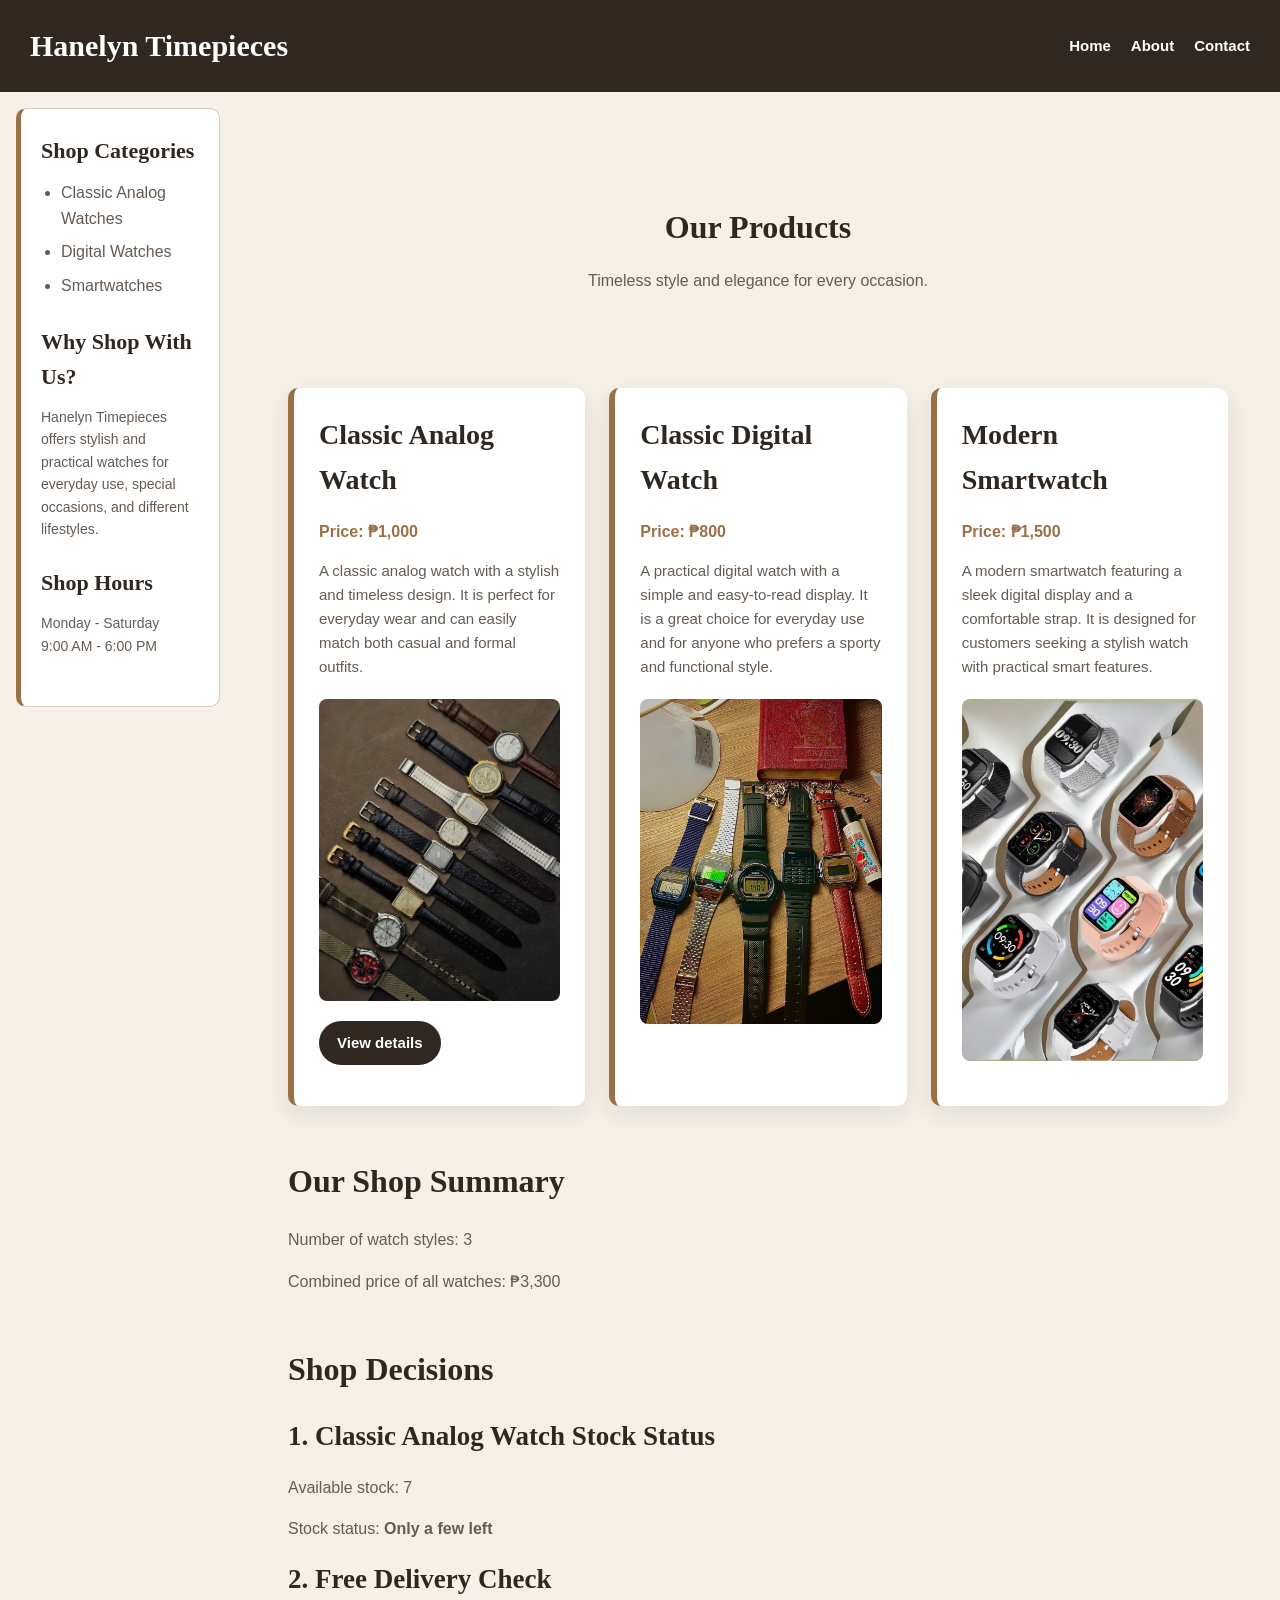
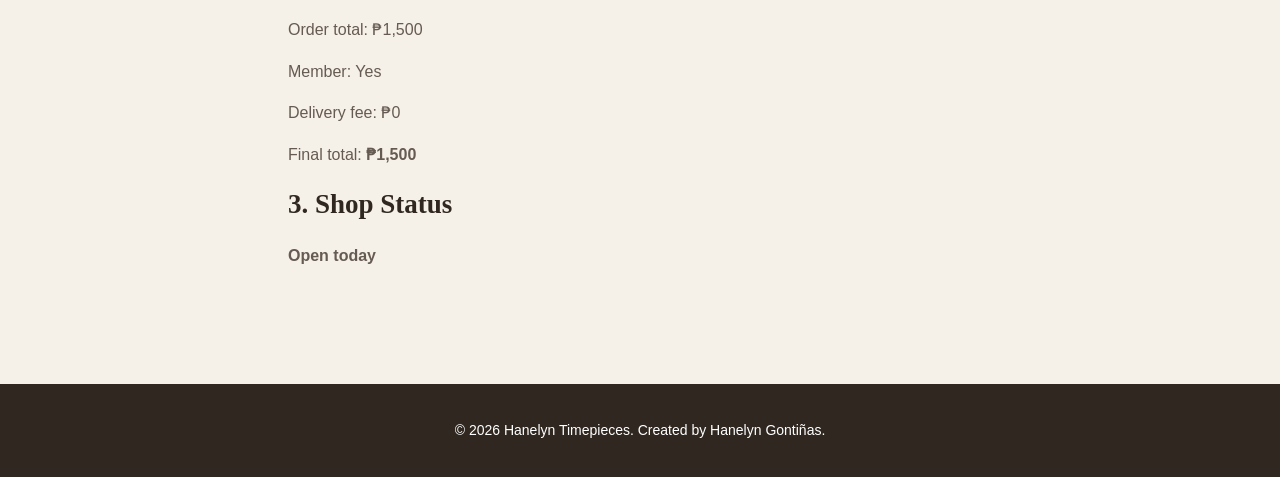
<file: index.html>
<!DOCTYPE html>
<html lang="en">

<head>
    <meta charset="UTF-8">
    <meta name="viewport" content="width=device-width, initial-scale=1.0">
    <title>Hanelyn Timepieces</title>
    <link rel="stylesheet" href="style.css">
</head>

<body>

    <header>
        <h1 id="shopName">Hanelyn Timepieces</h1>

        <nav>
            <ul>
                <li><a href="index.html">Home</a></li>
                <li><a href="about.html">About</a></li>
                <li><a href="contact.html">Contact</a></li>
            </ul>
        </nav>
    </header>

    <aside>
        <h2>Shop Categories</h2>
        <ul>
            <li>Classic Analog Watches</li>
            <li>Digital Watches</li>
            <li>Smartwatches</li>
        </ul>

        <h2>Why Shop With Us?</h2>
        <p>
            Hanelyn Timepieces offers stylish and practical watches
            for everyday use, special occasions, and different lifestyles.
        </p>

        <h2>Shop Hours</h2>
        <p>
            Monday - Saturday<br>
            9:00 AM - 6:00 PM
        </p>
    </aside>

    <main>

        <section class="centered-banner">
            <h2>Our Products</h2>
            <p>Timeless style and elegance for every occasion.</p>
        </section>

        <!-- Product Grid -->
        <section class="product-grid">

            <article class="product-card" data-price="1000">
                <h3>Classic Analog Watch</h3>
                <p>Price: ₱1,000</p>
                <p>
                    A classic analog watch with a stylish and timeless design.
                    It is perfect for everyday wear and can easily match both
                    casual and formal outfits.
                </p>
                <img
                    src="analog.jpg"
                    alt="Classic analog watches with leather and metal straps"
                    width="300"
                >
                <p>
                    <a href="products/classic-analog-watch.html">
                        View details
                    </a>
                </p>
            </article>

            <article class="product-card" data-price="800">
                <h3>Classic Digital Watch</h3>
                <p>Price: ₱800</p>
                <p>
                    A practical digital watch with a simple and easy-to-read
                    display. It is a great choice for everyday use and for
                    anyone who prefers a sporty and functional style.
                </p>
                <img
                    src="digital.jpg"
                    alt="Classic digital watches with different colored straps"
                    width="300"
                >
            </article>

            <article class="product-card" data-price="1500">
                <h3>Modern Smartwatch</h3>
                <p>Price: ₱1,500</p>
                <p>
                    A modern smartwatch featuring a sleek digital display and
                    a comfortable strap. It is designed for customers seeking
                    a stylish watch with practical smart features.
                </p>
                <img
                    src="smart.jpg"
                    alt="Modern smartwatches with colorful digital displays"
                    width="300"
                >
            </article>

        </section>

        <!-- Existing Product Calculation -->
        <section>
            <h2>Our Shop Summary</h2>

            <p>
                Number of watch styles:
                <span id="productCount">0</span>
            </p>

            <p id="productTotal">
                Calculating total...
            </p>
        </section>

        <!-- Module 8.4: Shop Decisions -->
        <section>
            <h2>Shop Decisions</h2>

            <h3>1. Classic Analog Watch Stock Status</h3>
            <p>
                Available stock:
                <span id="stockCount">0</span>
            </p>
            <p>
                Stock status:
                <strong id="stockStatus">Checking stock...</strong>
            </p>

            <h3>2. Free Delivery Check</h3>
            <p>
                Order total:
                <span id="orderTotal">₱0</span>
            </p>
            <p>
                Member:
                <span id="memberStatus">Checking membership...</span>
            </p>
            <p>
                Delivery fee:
                <span id="deliveryFee">₱0</span>
            </p>
            <p>
                Final total:
                <strong id="finalTotal">₱0</strong>
            </p>

            <h3>3. Shop Status</h3>
            <p>
                <strong id="shopStatus">Checking shop status...</strong>
            </p>
        </section>

    </main>

    <footer>
        <p id="copyright">
            © 2026 Hanelyn Timepieces. Created by Hanelyn Gontiñas.
        </p>
    </footer>

    <script src="script.js"></script>
</body>

</html>
</file>
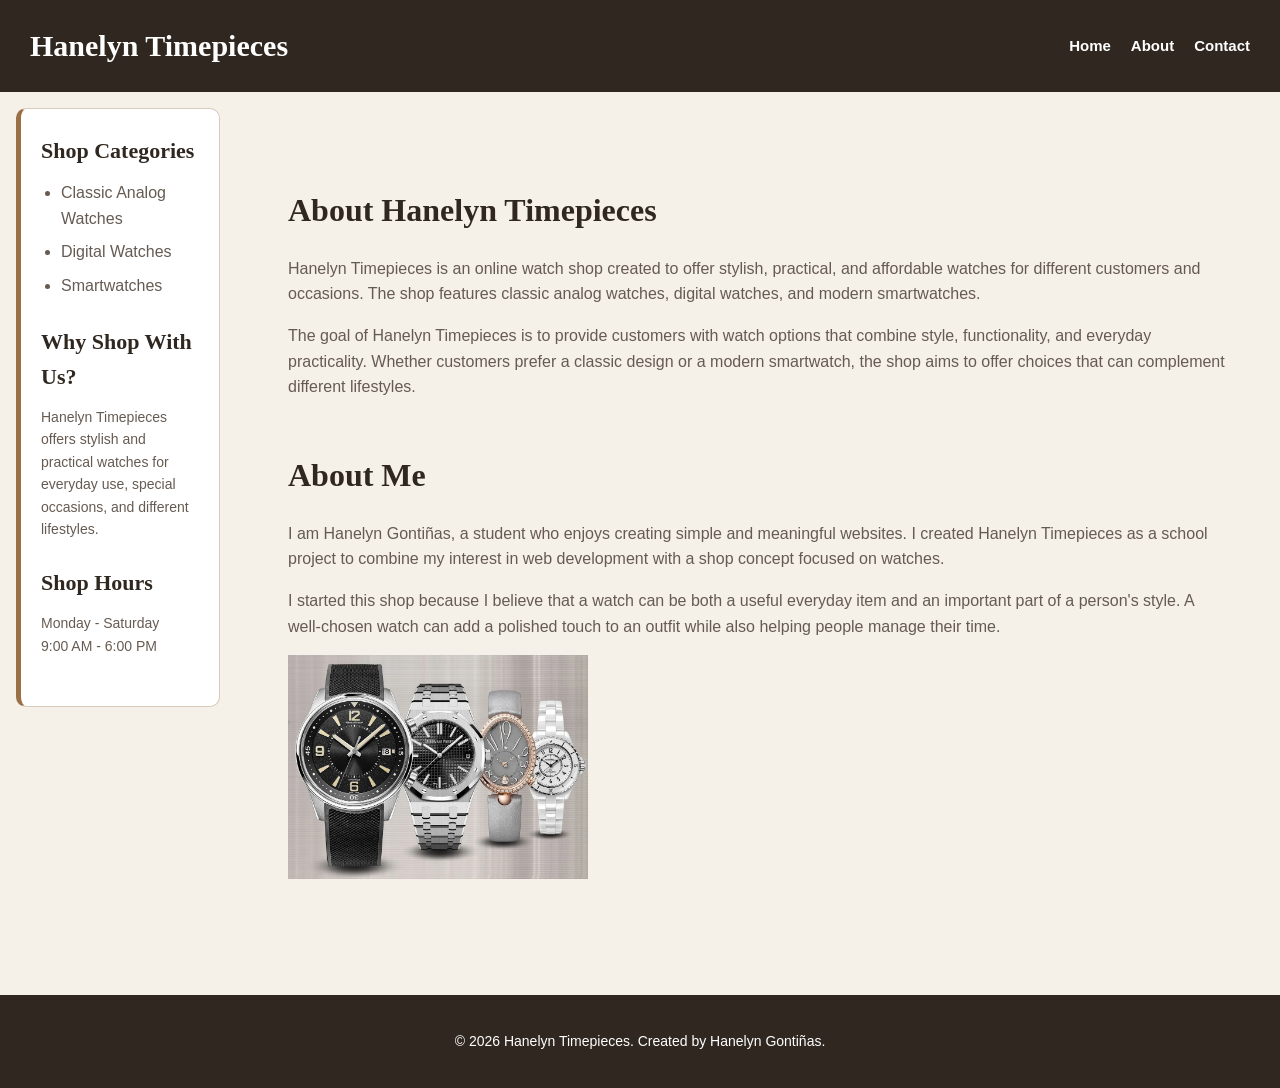
<file: about.html>
<!DOCTYPE html>
<html lang="en">

<head>
    <meta charset="UTF-8">
    <meta name="viewport" content="width=device-width, initial-scale=1.0">

    <title>About | Hanelyn Timepieces</title>

    <link rel="stylesheet" href="style.css">
</head>

<body>

    <header>
        <h1 id="shopName">Hanelyn Timepieces</h1>

        <nav>
            <ul>
                <li><a href="index.html">Home</a></li>
                <li><a href="about.html">About</a></li>
                <li><a href="contact.html">Contact</a></li>
            </ul>
        </nav>
    </header>


    <aside>
        <h2>Shop Categories</h2>

        <ul>
            <li>Classic Analog Watches</li>
            <li>Digital Watches</li>
            <li>Smartwatches</li>
        </ul>

        <h2>Why Shop With Us?</h2>

        <p>
            Hanelyn Timepieces offers stylish and practical watches
            for everyday use, special occasions, and different lifestyles.
        </p>

        <h2>Shop Hours</h2>

        <p>
            Monday - Saturday<br>
            9:00 AM - 6:00 PM
        </p>
    </aside>


    <main>

        <section>
            <h2>About Hanelyn Timepieces</h2>

            <p>
                Hanelyn Timepieces is an online watch shop created to offer
                stylish, practical, and affordable watches for different
                customers and occasions. The shop features classic analog
                watches, digital watches, and modern smartwatches.
            </p>

            <p>
                The goal of Hanelyn Timepieces is to provide customers with
                watch options that combine style, functionality, and
                everyday practicality. Whether customers prefer a classic
                design or a modern smartwatch, the shop aims to offer
                choices that can complement different lifestyles.
            </p>
        </section>


        <section>
            <h2>About Me</h2>

            <p>
                I am Hanelyn Gontiñas, a student who enjoys
                creating simple and meaningful websites. I created Hanelyn
                Timepieces as a school project to combine my interest in web
                development with a shop concept focused on watches.
            </p>

            <p>
                I started this shop because I believe that a watch can be
                both a useful everyday item and an important part of a
                person's style. A well-chosen watch can add a polished touch
                to an outfit while also helping people manage their time.
            </p>

            <img
                src="watch.jpg"
                alt="Elegant wristwatch from Hanelyn Timepieces"
                width="300"
            >
        </section>

    </main>


    <footer>
        <p id="copyright">
            © 2026 Hanelyn Timepieces. Created by Hanelyn Gontiñas.
        </p>
    </footer>


    <script src="script.js"></script>
</body>

</html>
</file>
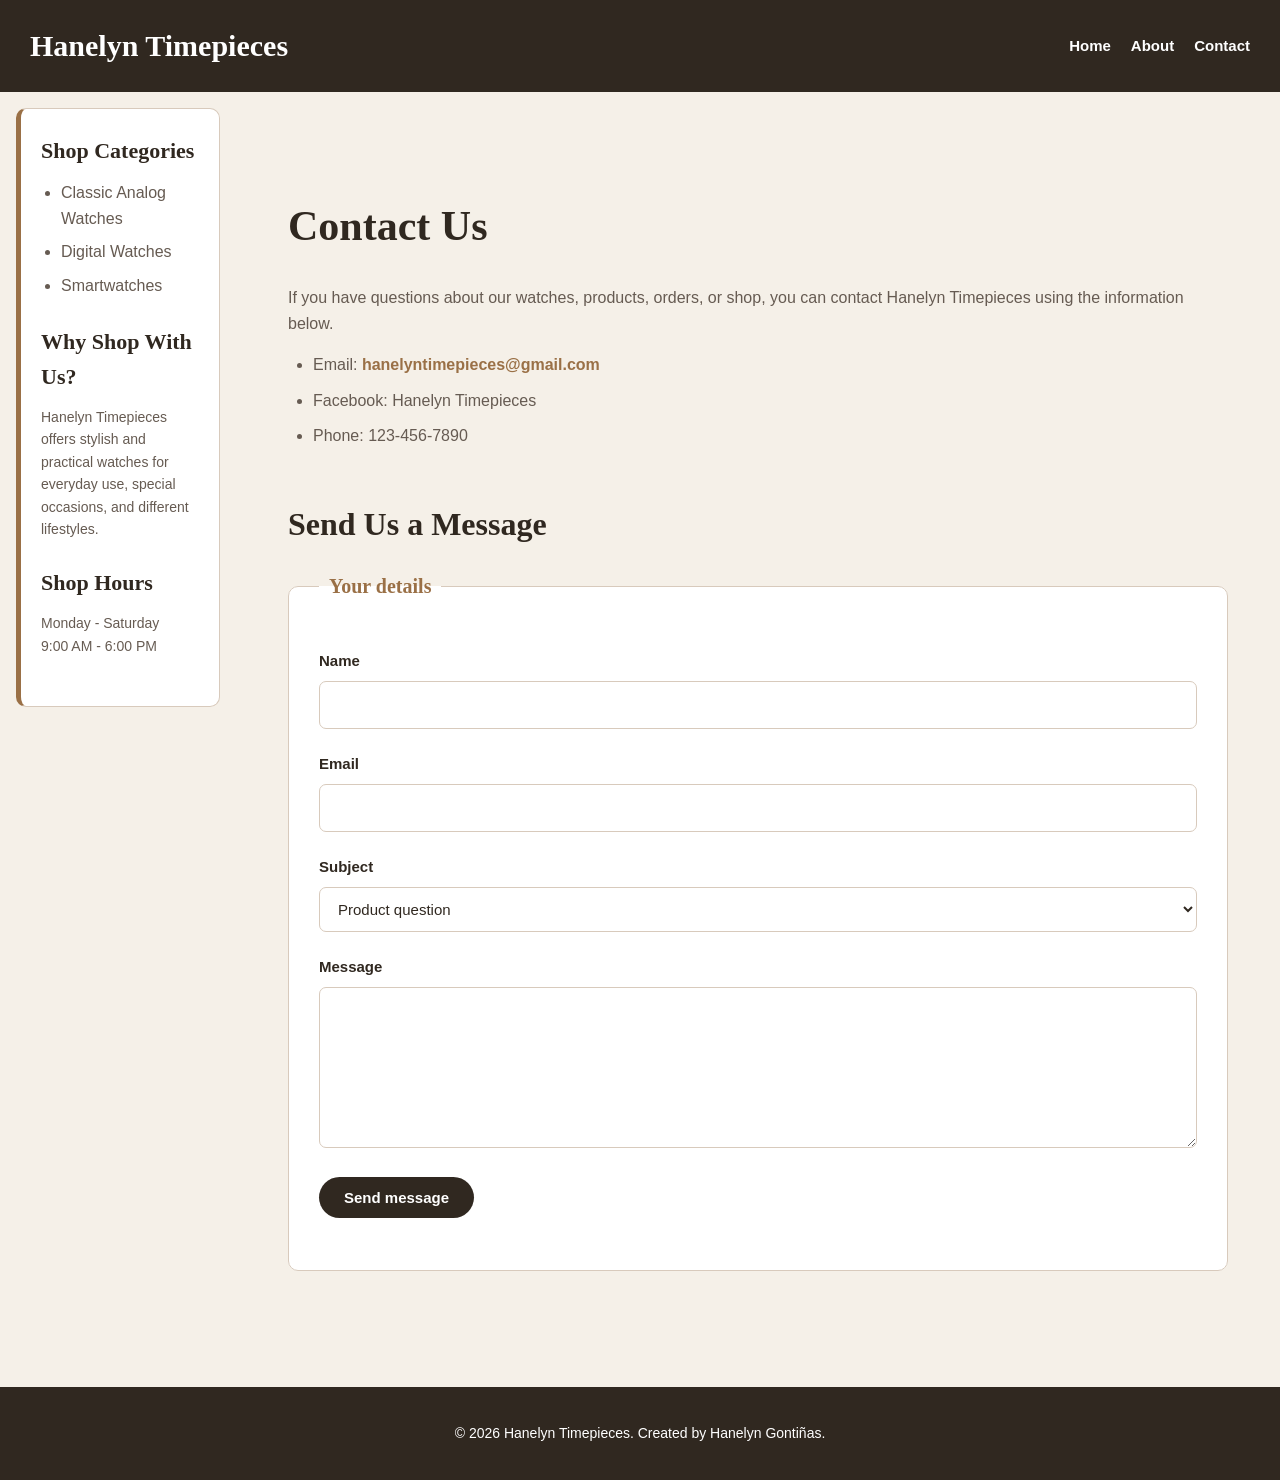
<file: contact.html>
<!DOCTYPE html>
<html lang="en">

<head>
    <meta charset="UTF-8">
    <meta name="viewport" content="width=device-width, initial-scale=1.0">

    <title>Contact | Hanelyn Timepieces</title>

    <link rel="stylesheet" href="style.css">
</head>

<body>

    <header>
        <h1 id="shopName">Hanelyn Timepieces</h1>

        <nav>
            <ul>
                <li><a href="index.html">Home</a></li>
                <li><a href="about.html">About</a></li>
                <li><a href="contact.html">Contact</a></li>
            </ul>
        </nav>
    </header>


    <aside>
        <h2>Shop Categories</h2>

        <ul>
            <li>Classic Analog Watches</li>
            <li>Digital Watches</li>
            <li>Smartwatches</li>
        </ul>

        <h2>Why Shop With Us?</h2>

        <p>
            Hanelyn Timepieces offers stylish and practical watches
            for everyday use, special occasions, and different lifestyles.
        </p>

        <h2>Shop Hours</h2>

        <p>
            Monday - Saturday<br>
            9:00 AM - 6:00 PM
        </p>
    </aside>


    <main>

        <section>
            <h1>Contact Us</h1>

            <p>
                If you have questions about our watches, products, orders,
                or shop, you can contact Hanelyn Timepieces using the
                information below.
            </p>

            <ul>
                <li>
                    Email:
                    <a href="mailto:hanelyntimepieces@gmail.com">
                        hanelyntimepieces@gmail.com
                    </a>
                </li>

                <li>
                    Facebook: Hanelyn Timepieces
                </li>

                <li>
                    Phone: 123-456-7890
                </li>
            </ul>
        </section>


        <section>
            <h2>Send Us a Message</h2>

            <form id="contactForm">

                <fieldset>
                    <legend>Your details</legend>

                    <p>
                        <label for="name">Name</label>
                        <input
                            type="text"
                            id="name"
                            name="name"
                            required
                        >
                    </p>

                    <p>
                        <label for="email">Email</label>
                        <input
                            type="email"
                            id="email"
                            name="email"
                            required
                        >
                    </p>

                    <p>
                        <label for="subject">Subject</label>

                        <select id="subject" name="subject">
                            <option value="product-question">
                                Product question
                            </option>

                            <option value="order-status">
                                Order status
                            </option>

                            <option value="watch-recommendation">
                                Watch recommendation
                            </option>

                            <option value="other">
                                Something else
                            </option>
                        </select>
                    </p>

                    <p>
                        <label for="message">Message</label>

                        <textarea
                            id="message"
                            name="message"
                            rows="6"
                            required
                        ></textarea>
                    </p>

                    <p>
                        <button type="submit">Send message</button>
                    </p>

                </fieldset>

            </form>


            <section id="successMessage" hidden>
                <h2>Message Received!</h2>

                <p>
                    Thank you for reaching out to Hanelyn Timepieces!
                    Your message has been received successfully.
                    We appreciate your interest and will get back to you
                    as soon as possible.
                </p>

                <p>
                    Your message is now part of our customer care queue.
                    We look forward to assisting you with your timepiece
                    needs.
                </p>
            </section>

        </section>

    </main>


    <footer>
        <p id="copyright">
            © 2026 Hanelyn Timepieces. Created by Hanelyn Gontiñas.
        </p>
    </footer>


    <script src="script.js"></script>
</body>

</html>
</file>
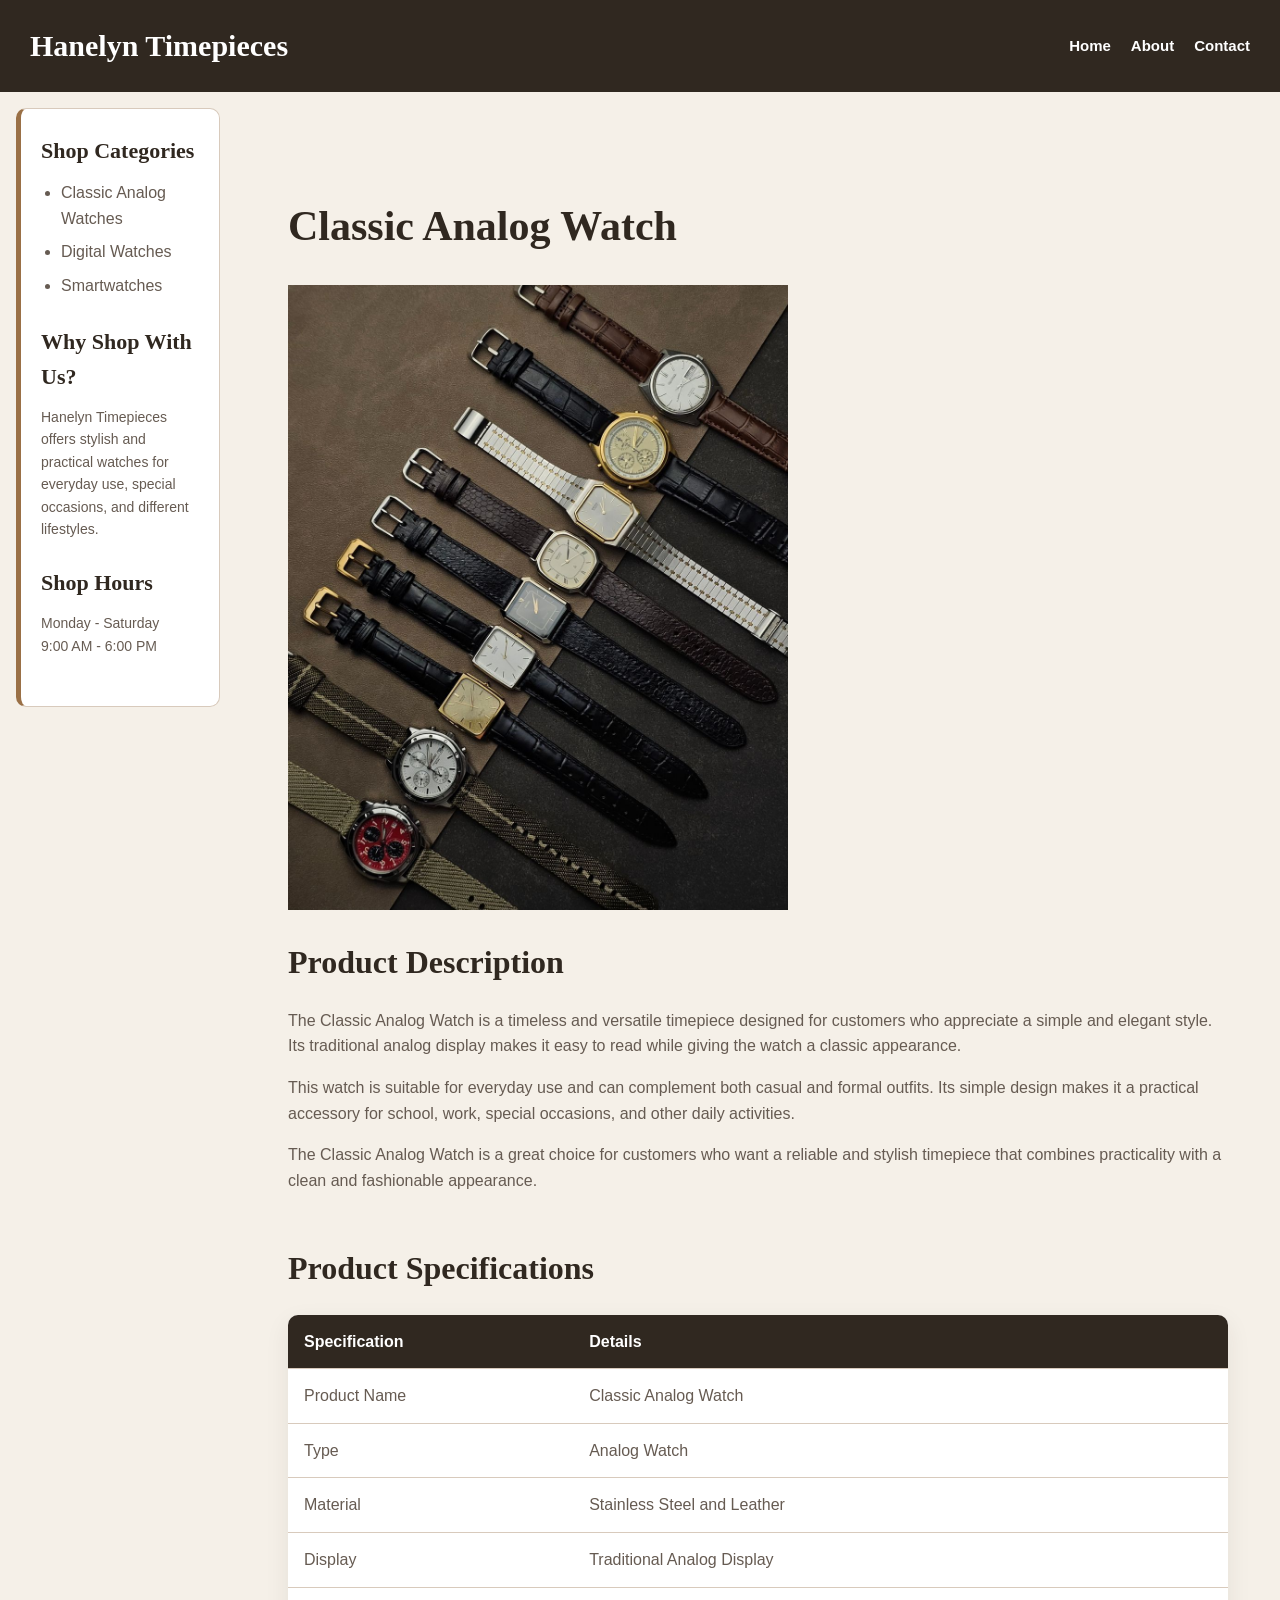
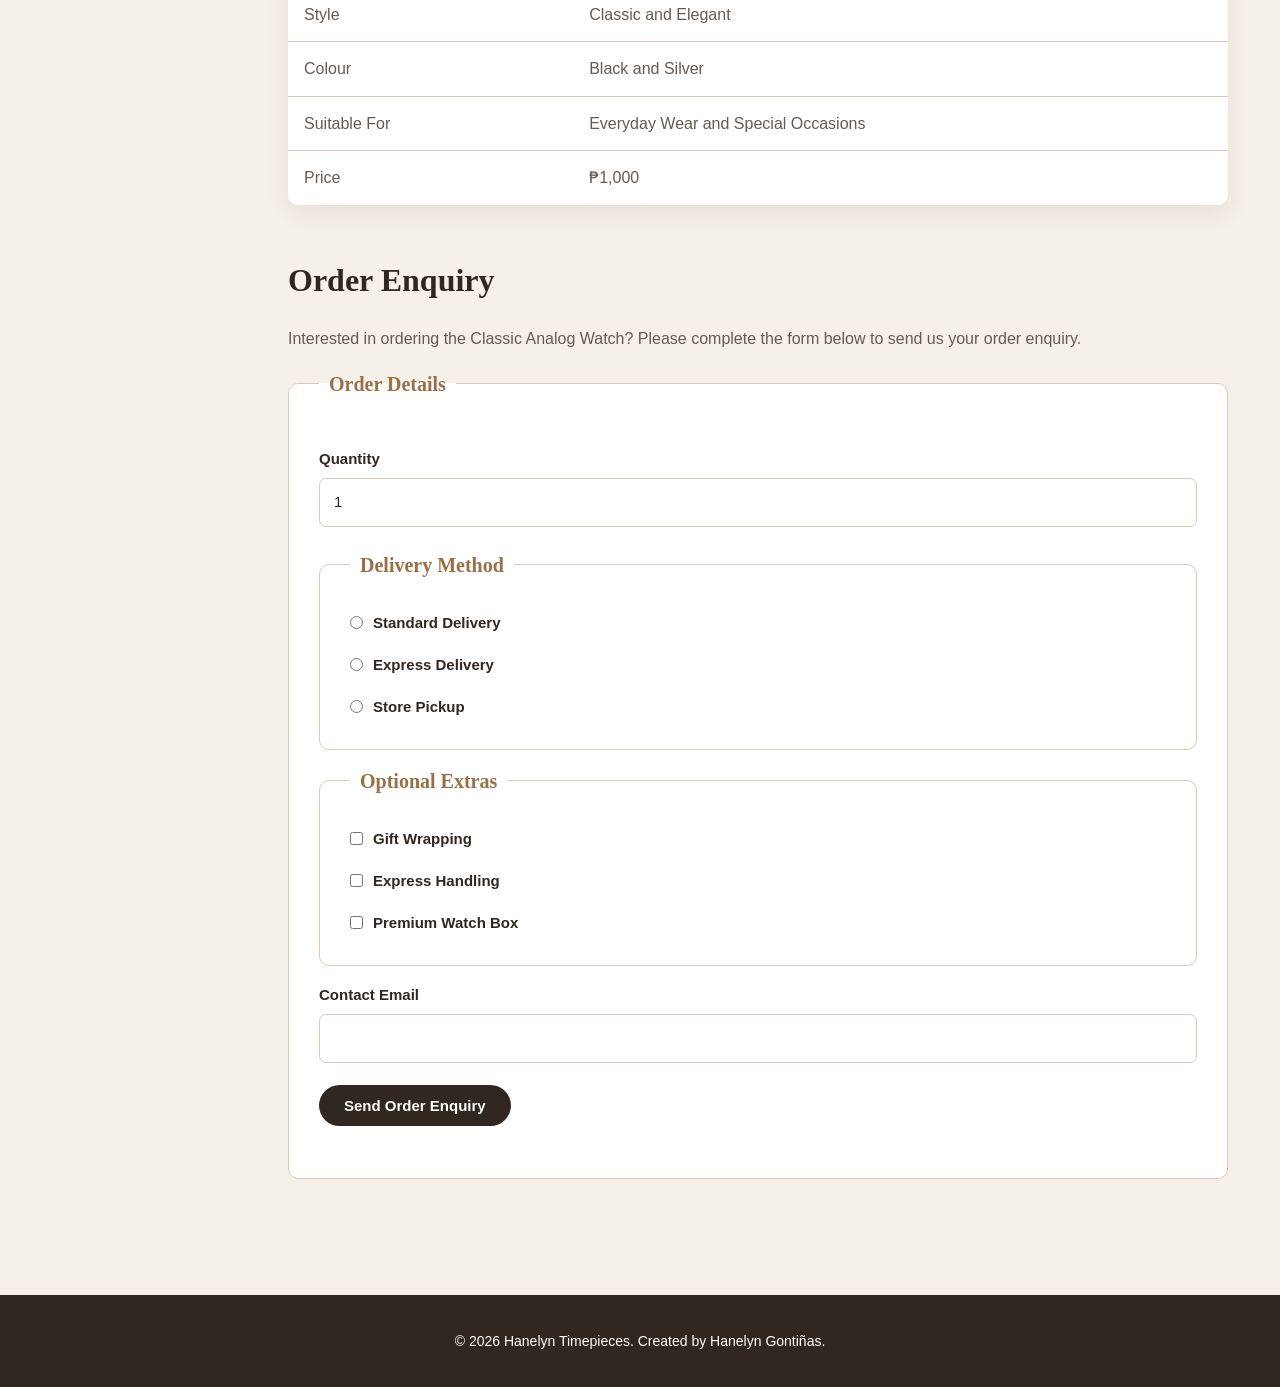
<file: products/classic-analog-watch.html>
<!DOCTYPE html>
<html lang="en">

<head>
    <meta charset="UTF-8">
    <meta name="viewport" content="width=device-width, initial-scale=1.0">

    <title>Classic Analog Watch | Hanelyn Timepieces</title>

    <link rel="stylesheet" href="../style.css">
</head>

<body>

    <header>
        <h1 id="shopName">Hanelyn Timepieces</h1>

        <nav>
            <ul>
                <li><a href="../index.html">Home</a></li>
                <li><a href="../about.html">About</a></li>
                <li><a href="../contact.html">Contact</a></li>
            </ul>
        </nav>
    </header>


    <aside>
        <h2>Shop Categories</h2>

        <ul>
            <li>Classic Analog Watches</li>
            <li>Digital Watches</li>
            <li>Smartwatches</li>
        </ul>

        <h2>Why Shop With Us?</h2>

        <p>
            Hanelyn Timepieces offers stylish and practical watches
            for everyday use, special occasions, and different lifestyles.
        </p>

        <h2>Shop Hours</h2>

        <p>
            Monday - Saturday<br>
            9:00 AM - 6:00 PM
        </p>
    </aside>


    <main>

        <section>
            <h1>Classic Analog Watch</h1>

            <img
                src="../analog.jpg"
                alt="Classic analog watch with leather and metal strap"
                width="500"
            >

            <h2>Product Description</h2>

            <p>
                The Classic Analog Watch is a timeless and versatile
                timepiece designed for customers who appreciate a simple
                and elegant style. Its traditional analog display makes it
                easy to read while giving the watch a classic appearance.
            </p>

            <p>
                This watch is suitable for everyday use and can complement
                both casual and formal outfits. Its simple design makes it
                a practical accessory for school, work, special occasions,
                and other daily activities.
            </p>

            <p>
                The Classic Analog Watch is a great choice for customers who
                want a reliable and stylish timepiece that combines
                practicality with a clean and fashionable appearance.
            </p>
        </section>


        <section>
            <h2>Product Specifications</h2>

            <table>
                <tr>
                    <th>Specification</th>
                    <th>Details</th>
                </tr>

                <tr>
                    <td>Product Name</td>
                    <td>Classic Analog Watch</td>
                </tr>

                <tr>
                    <td>Type</td>
                    <td>Analog Watch</td>
                </tr>

                <tr>
                    <td>Material</td>
                    <td>Stainless Steel and Leather</td>
                </tr>

                <tr>
                    <td>Display</td>
                    <td>Traditional Analog Display</td>
                </tr>

                <tr>
                    <td>Style</td>
                    <td>Classic and Elegant</td>
                </tr>

                <tr>
                    <td>Colour</td>
                    <td>Black and Silver</td>
                </tr>

                <tr>
                    <td>Suitable For</td>
                    <td>Everyday Wear and Special Occasions</td>
                </tr>

                <tr>
                    <td>Price</td>
                    <td>₱1,000</td>
                </tr>
            </table>
        </section>


        <section>
            <h2>Order Enquiry</h2>

            <p>
                Interested in ordering the Classic Analog Watch?
                Please complete the form below to send us your order enquiry.
            </p>

            <form id="orderEnquiryForm">

                <fieldset>
                    <legend>Order Details</legend>

                    <p>
                        <label for="quantity">Quantity</label>

                        <input
                            type="number"
                            id="quantity"
                            name="quantity"
                            min="1"
                            max="20"
                            value="1"
                            required
                        >
                    </p>


                    <fieldset>
                        <legend>Delivery Method</legend>

                        <p>
                            <input
                                type="radio"
                                id="standardDelivery"
                                name="delivery"
                                value="standard"
                                required
                            >

                            <label for="standardDelivery">
                                Standard Delivery
                            </label>
                        </p>

                        <p>
                            <input
                                type="radio"
                                id="expressDelivery"
                                name="delivery"
                                value="express"
                            >

                            <label for="expressDelivery">
                                Express Delivery
                            </label>
                        </p>

                        <p>
                            <input
                                type="radio"
                                id="storePickup"
                                name="delivery"
                                value="pickup"
                            >

                            <label for="storePickup">
                                Store Pickup
                            </label>
                        </p>
                    </fieldset>


                    <fieldset>
                        <legend>Optional Extras</legend>

                        <p>
                            <input
                                type="checkbox"
                                id="giftWrapping"
                                name="extras"
                                value="gift-wrapping"
                            >

                            <label for="giftWrapping">
                                Gift Wrapping
                            </label>
                        </p>

                        <p>
                            <input
                                type="checkbox"
                                id="expressHandling"
                                name="extras"
                                value="express-handling"
                            >

                            <label for="expressHandling">
                                Express Handling
                            </label>
                        </p>

                        <p>
                            <input
                                type="checkbox"
                                id="watchBox"
                                name="extras"
                                value="watch-box"
                            >

                            <label for="watchBox">
                                Premium Watch Box
                            </label>
                        </p>
                    </fieldset>


                    <p>
                        <label for="contactEmail">Contact Email</label>

                        <input
                            type="email"
                            id="contactEmail"
                            name="contactEmail"
                            required
                        >
                    </p>

                    <p>
                        <button type="submit">
                            Send Order Enquiry
                        </button>
                    </p>

                </fieldset>

            </form>


            <section id="orderSuccessMessage" hidden>
                <h2>Order Enquiry Sent!</h2>

                <p>
                    Thank you for your interest in the Classic Analog Watch.
                    Your order enquiry has been received successfully.
                </p>

                <p>
                    We will review your enquiry and contact you through
                    the email address you provided.
                </p>
            </section>

        </section>

    </main>


    <footer>
        <p id="copyright">
            © 2026 Hanelyn Timepieces. Created by Hanelyn Gontiñas.
        </p>
    </footer>


    <script src="../script.js"></script>
</body>

</html>
</file>
<file: style.css>
/* =========================================================
   1. VARIABLES
   ========================================================= */

:root {
    --brand: #9a7046;
    --dark-ink: #302820;
    --muted-grey: #665b52;
    --light-background: #f5f0e8;

    --white: #ffffff;
    --light-card: #fcfaf7;
    --border: #d8cabc;
}


/* =========================================================
   2. BASE STYLES
   ========================================================= */

/* Mobile-first: base layout is designed for small screens */

* {
    box-sizing: border-box;
}

html {
    scroll-behavior: smooth;
}

body {
    margin: 0;

    font-family: Arial, Helvetica, sans-serif;
    line-height: 1.6;

    color: var(--dark-ink);
    background-color: var(--light-background);

    display: grid;

    /* Mobile layout */
    grid-template-columns: 1fr;

    /* Products/main content comes before the sidebar on mobile */
    grid-template-areas:
        "masthead"
        "main"
        "side"
        "foot";

    gap: 16px;

    min-height: 100vh;
}

img {
    max-width: 100%;
    height: auto;
    display: block;
}

a {
    color: var(--brand);
}


/* =========================================================
   3. PAGE GRID AREAS
   ========================================================= */

header {
    grid-area: masthead;
}

aside {
    grid-area: side;
}

main {
    grid-area: main;
}

footer {
    grid-area: foot;
}


/* =========================================================
   3.1 HEADER
   ========================================================= */

/* Mobile header */

header {
    display: flex;

    flex-direction: column;

    justify-content: center;
    align-items: center;

    gap: 15px;

    background-color: var(--dark-ink);

    color: var(--white);

    padding: 22px 18px;

    min-height: 74px;

    text-align: center;
}

header h1,
header h2 {
    margin: 0;

    font-family: Georgia, "Times New Roman", serif;

    font-size: 28px;

    color: var(--white);
}


/* =========================================================
   3.2 NAVIGATION
   ========================================================= */

header nav {
    margin: 0;
}

header nav ul {
    display: flex;

    flex-wrap: wrap;

    justify-content: center;
    align-items: center;

    gap: 15px;

    list-style: none;

    padding: 0;
    margin: 0;
}

header nav li {
    margin: 0;
}

header nav a {
    color: var(--white);

    text-decoration: none;

    font-weight: bold;

    font-size: 14px;

    padding: 8px 0;

    transition: color 0.3s ease;
}

header nav a:hover {
    color: var(--brand);
}


/* =========================================================
   3.3 SIDEBAR
   ========================================================= */

/*
   Mobile:
   The sidebar appears AFTER the main content.
*/

aside {
    background-color: var(--white);

    border: 1px solid var(--border);

    border-left: 5px solid var(--brand);

    border-radius: 10px;

    padding: 22px 18px;

    align-self: start;

    margin: 0 18px;
}

aside h2 {
    font-family: Georgia, "Times New Roman", serif;

    color: var(--dark-ink);

    font-size: 22px;

    margin-top: 0;

    margin-bottom: 12px;
}

aside p {
    color: var(--muted-grey);

    font-size: 14px;

    margin-top: 0;

    margin-bottom: 25px;
}

aside ul {
    color: var(--muted-grey);

    padding-left: 20px;

    margin-top: 0;

    margin-bottom: 25px;
}

aside li {
    margin-bottom: 8px;
}


/* =========================================================
   3.4 MAIN LAYOUT
   ========================================================= */

main {
    width: 100%;

    max-width: 1000px;

    margin: 0 auto;

    padding: 35px 18px;
}

main section {
    margin-bottom: 50px;
}

main h1,
main h2,
main h3 {
    font-family: Georgia, "Times New Roman", serif;

    color: var(--dark-ink);
}

main h1 {
    font-size: 36px;

    margin-bottom: 25px;
}

main h2 {
    font-size: 28px;

    margin-bottom: 20px;
}

main h3 {
    font-size: 24px;

    margin-top: 0;

    margin-bottom: 12px;
}

main p {
    color: var(--muted-grey);

    font-size: 16px;
}


/* =========================================================
   3.5 CENTERED ELEMENT
   ========================================================= */

.centered-banner {
    min-height: 160px;

    display: flex;

    flex-direction: column;

    justify-content: center;

    align-items: center;

    text-align: center;
}

.centered-banner h2 {
    margin: 0 0 15px;
}

.centered-banner p {
    margin: 0;
}


/* =========================================================
   4. COMPONENTS - PRODUCT GRID
   ========================================================= */

/*
   Mobile-first product grid.

   Flexbox allows the cards to wrap when the screen
   becomes wider or narrower.
*/

.product-grid {
    display: flex;

    flex-direction: row;

    flex-wrap: wrap;

    gap: 20px;

    align-items: stretch;
}


/* =========================================================
   4.1 PRODUCT CARDS
   ========================================================= */

.product-card {
    flex: 1 1 240px;

    min-width: 0;

    background-color: var(--white);

    border-radius: 10px;

    border-left: 5px solid var(--brand);

    padding: 20px;

    box-shadow:
        0 8px 25px rgba(48, 40, 32, 0.10);
}

.product-card h3 {
    color: var(--dark-ink);

    font-size: 26px;

    margin-top: 0;

    margin-bottom: 12px;
}

.product-card p {
    color: var(--muted-grey);

    font-size: 15px;

    margin-bottom: 15px;
}

.product-card p:first-of-type {
    color: var(--brand);

    font-weight: bold;

    font-size: 16px;
}

.product-card img {
    width: 100%;

    max-width: 300px;

    border-radius: 8px;

    margin: 20px 0;
}

.product-card a {
    display: inline-block;

    background-color: var(--dark-ink);

    color: var(--white);

    text-decoration: none;

    font-weight: bold;

    padding: 10px 18px;

    border-radius: 25px;

    transition:
        background-color 0.3s ease,
        transform 0.3s ease;
}

.product-card a:hover {
    background-color: var(--brand);

    transform: translateY(-2px);
}


/* =========================================================
   4.2 CONTACT INFORMATION
   ========================================================= */

main ul {
    color: var(--muted-grey);

    padding-left: 25px;
}

main li {
    margin-bottom: 10px;
}

main li a {
    color: var(--brand);

    font-weight: bold;

    text-decoration: none;
}

main li a:hover {
    text-decoration: underline;
}


/* =========================================================
   4.3 FORM
   ========================================================= */

form {
    width: 100%;
}

fieldset {
    width: 100%;

    background-color: var(--white);

    border: 1px solid var(--border);

    border-radius: 10px;

    padding: 22px 18px;

    margin: 0 0 15px;
}

legend {
    padding: 0 10px;

    color: var(--brand);

    font-family: Georgia, "Times New Roman", serif;

    font-size: 20px;

    font-weight: bold;
}

form p {
    margin-bottom: 22px;
}

label {
    color: var(--dark-ink);

    font-size: 15px;

    font-weight: bold;
}


/* =========================================================
   4.4 TEXT INPUTS
   ========================================================= */

input[type="text"],
input[type="email"],
input[type="number"],
textarea,
select {
    width: 100%;

    max-width: 100%;

    padding: 12px 14px;

    margin-top: 7px;

    border: 1px solid var(--border);

    border-radius: 7px;

    background-color: var(--white);

    color: var(--dark-ink);

    font-family: Arial, Helvetica, sans-serif;

    font-size: 15px;

    line-height: 1.5;
}


/* =========================================================
   4.5 RADIO BUTTONS AND CHECKBOXES
   ========================================================= */

input[type="radio"],
input[type="checkbox"] {
    width: auto;

    margin: 0;

    padding: 0;

    flex: 0 0 auto;

    accent-color: var(--brand);
}

fieldset fieldset p {
    display: flex;

    align-items: center;

    gap: 10px;

    margin: 0 0 18px;
}

fieldset fieldset p:last-child {
    margin-bottom: 0;
}

fieldset fieldset label {
    margin: 0;

    cursor: pointer;
}


/* =========================================================
   4.6 FORM FOCUS STATE
   ========================================================= */

input[type="text"]:focus,
input[type="email"]:focus,
input[type="number"]:focus,
textarea:focus,
select:focus {
    outline: 3px solid var(--brand);

    outline-offset: 2px;

    border-color: var(--brand);
}

input[type="radio"]:focus,
input[type="checkbox"]:focus {
    outline: 2px solid var(--brand);

    outline-offset: 2px;
}


/* =========================================================
   4.7 TEXTAREA
   ========================================================= */

textarea {
    min-height: 150px;

    resize: vertical;
}


/* =========================================================
   4.8 SUBMIT BUTTON
   ========================================================= */

button {
    background-color: var(--dark-ink);

    color: var(--white);

    padding: 12px 25px;

    border: none;

    border-radius: 25px;

    font-family: Arial, Helvetica, sans-serif;

    font-size: 15px;

    font-weight: bold;

    cursor: pointer;

    transition:
        background-color 0.3s ease,
        transform 0.3s ease;
}

button:hover {
    background-color: var(--brand);

    transform: translateY(-2px);
}

button:focus {
    outline: 3px solid var(--brand);

    outline-offset: 3px;
}


/* =========================================================
   4.9 SUCCESS MESSAGES
   ========================================================= */

#successMessage,
#orderSuccessMessage {
    background-color: var(--white);

    border-left: 5px solid var(--brand);

    border-radius: 8px;

    padding: 22px;

    margin-top: 25px;
}

#successMessage h2,
#orderSuccessMessage h2 {
    color: var(--brand);

    margin-top: 0;
}


/* =========================================================
   4.10 TABLE
   ========================================================= */

table {
    width: 100%;

    border-collapse: collapse;

    background-color: var(--white);

    border-radius: 10px;

    overflow: hidden;

    box-shadow:
        0 8px 25px rgba(48, 40, 32, 0.08);
}

th,
td {
    padding: 12px;

    text-align: left;

    border-bottom: 1px solid var(--border);

    overflow-wrap: anywhere;
}

th {
    background-color: var(--dark-ink);

    color: var(--white);

    font-weight: bold;
}

td {
    color: var(--muted-grey);
}

tr:last-child td {
    border-bottom: none;
}


/* =========================================================
   5. FOOTER
   ========================================================= */

footer {
    background-color: var(--dark-ink);

    color: var(--white);

    text-align: center;

    padding: 30px 18px;
}

footer p {
    margin: 0;

    color: var(--white);

    font-size: 14px;
}


/* =========================================================
   6. TABLET AND DESKTOP
   ========================================================= */

/*
   At 700px and wider, enhance the mobile layout
   into the desktop two-column layout.
*/

@media (min-width: 700px) {

    body {
        grid-template-columns: 220px 1fr;

        grid-template-areas:
            "masthead masthead"
            "side     main"
            "foot     foot";
    }

    header {
        flex-direction: row;

        justify-content: space-between;

        text-align: left;

        padding: 22px 30px;
    }

    header h1,
    header h2 {
        font-size: 30px;
    }

    header nav ul {
        gap: 20px;
    }

    header nav a {
        font-size: 15px;
    }

    aside {
        margin-left: 16px;

        margin-right: 0;

        padding: 24px 20px;
    }

    main {
        padding: 50px 25px;
    }

    main h1 {
        font-size: 42px;
    }

    main h2 {
        font-size: 32px;
    }

    main h3 {
        font-size: 27px;
    }

    .centered-banner {
        min-height: 180px;
    }

    .product-grid {
        gap: 24px;
    }

    .product-card {
        padding: 25px;

        border-left-width: 6px;
    }

    .product-card h3 {
        font-size: 28px;
    }

    fieldset {
        padding: 30px;
    }

    th,
    td {
        padding: 14px 16px;
    }

    footer {
        padding: 35px 20px;
    }
}


/* =========================================================
   7. LARGE SCREENS
   ========================================================= */

/* Additional spacing for larger screens */

@media (min-width: 1000px) {

    main {
        padding-left: 30px;

        padding-right: 30px;
    }

    aside {
        margin-left: 16px;
    }
}
</file>
